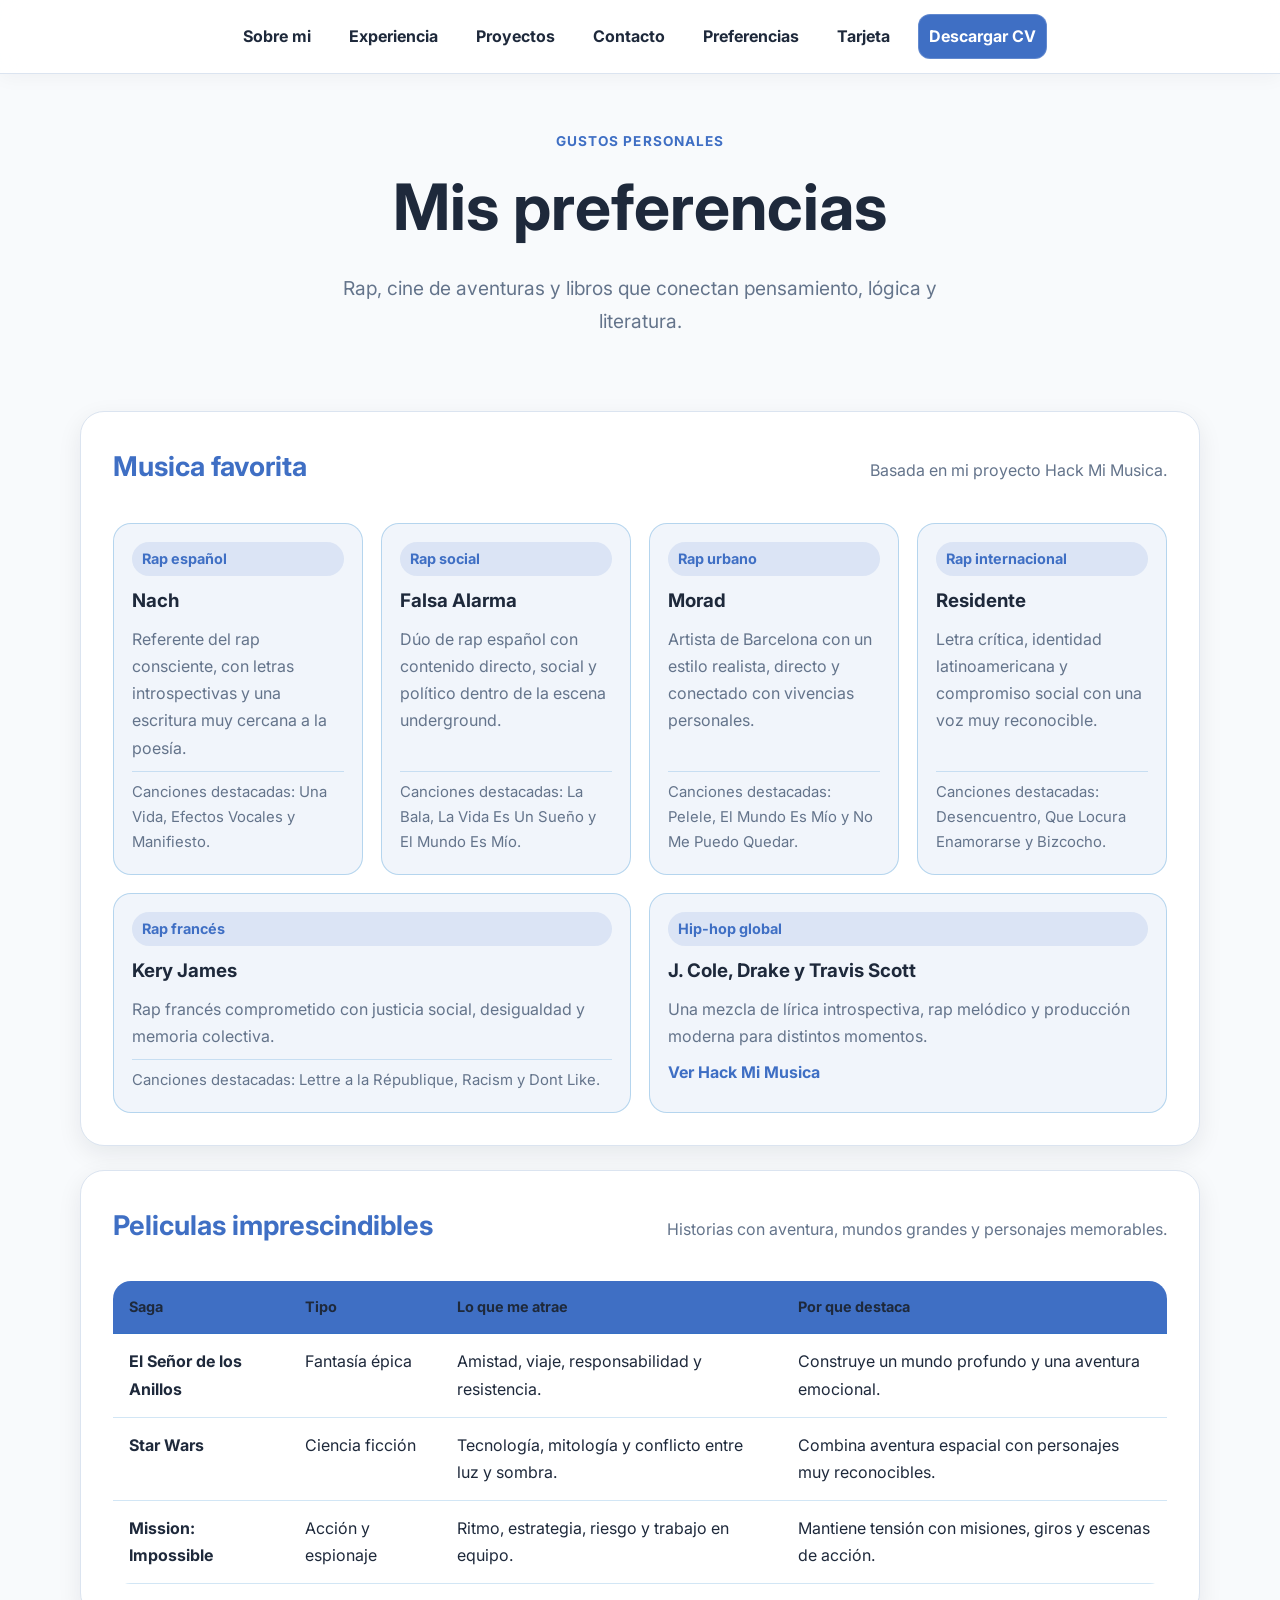
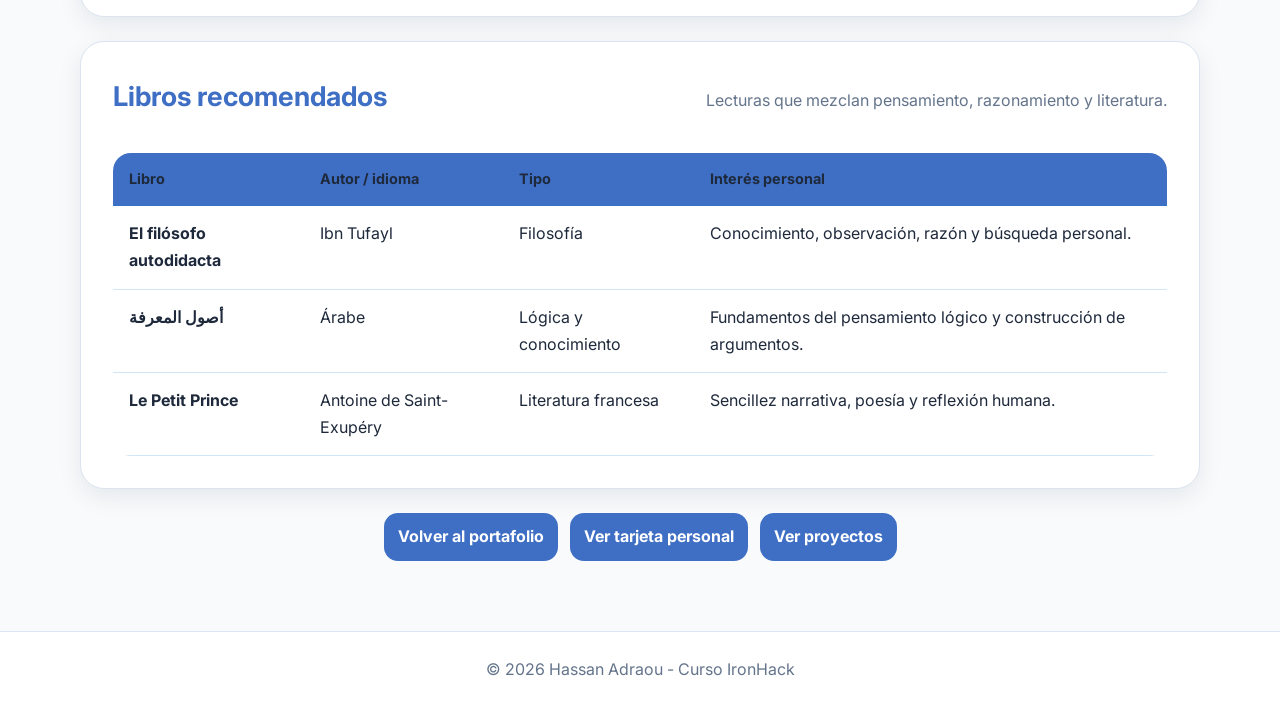
<file: preferencias.html>
<!DOCTYPE html>
<html lang="es">

<head>
    <meta charset="UTF-8">
    <meta name="viewport" content="width=device-width, initial-scale=1.0">
    <title>Preferencias | Hassan Adraou</title>
    <link rel="stylesheet" href="style.css">
</head>

<body>
    <nav class="site-nav" aria-label="Navegacion principal">
        <a href="index.html">Sobre mi</a>
        <a href="index.html#experiencia">Experiencia</a>
        <a href="index.html#proyectos">Proyectos</a>
        <a href="index.html#contacto">Contacto</a>
        <a href="preferencias.html">Preferencias</a>
        <a href="tarjeta.html">Tarjeta</a>
        <a class="nav-download" href="cv-hassan-adraou.pdf" download>Descargar CV</a>
    </nav>

    <header class="page-hero">
        <p class="eyebrow">Gustos personales</p>
        <h1>Mis preferencias</h1>
        <p class="slogan">Rap, cine de aventuras y libros que conectan pensamiento, lógica y literatura.</p>
    </header>

    <main class="page">
        <section class="card">
            <div class="section-head">
                <h2>Musica favorita</h2>
                <p>Basada en mi proyecto Hack Mi Musica.</p>
            </div>

            <div class="preference-grid">
                <article class="preference-card">
                    <span class="tag">Rap español</span>
                    <h3>Nach</h3>
                    <p>Referente del rap consciente, con letras introspectivas y una escritura muy cercana a la poesía.</p>
                    <p class="song-note">Canciones destacadas: Una Vida, Efectos Vocales y Manifiesto.</p>
                </article>

                <article class="preference-card">
                    <span class="tag">Rap social</span>
                    <h3>Falsa Alarma</h3>
                    <p>Dúo de rap español con contenido directo, social y político dentro de la escena underground.</p>
                    <p class="song-note">Canciones destacadas: La Bala, La Vida Es Un Sueño y El Mundo Es Mío.</p>
                </article>

                <article class="preference-card">
                    <span class="tag">Rap urbano</span>
                    <h3>Morad</h3>
                    <p>Artista de Barcelona con un estilo realista, directo y conectado con vivencias personales.</p>
                    <p class="song-note">Canciones destacadas: Pelele, El Mundo Es Mío y No Me Puedo Quedar.</p>
                </article>

                <article class="preference-card">
                    <span class="tag">Rap internacional</span>
                    <h3>Residente</h3>
                    <p>Letra crítica, identidad latinoamericana y compromiso social con una voz muy reconocible.</p>
                    <p class="song-note">Canciones destacadas: Desencuentro, Que Locura Enamorarse y Bizcocho.</p>
                </article>

                <article class="preference-card">
                    <span class="tag">Rap francés</span>
                    <h3>Kery James</h3>
                    <p>Rap francés comprometido con justicia social, desigualdad y memoria colectiva.</p>
                    <p class="song-note">Canciones destacadas: Lettre a la République, Racism y Dont Like.</p>
                </article>

                <article class="preference-card">
                    <span class="tag">Hip-hop global</span>
                    <h3>J. Cole, Drake y Travis Scott</h3>
                    <p>Una mezcla de lírica introspectiva, rap melódico y producción moderna para distintos momentos.</p>
                    <a href="https://adraouha.github.io/hackMiMusica/" target="_blank" rel="noreferrer">Ver Hack Mi Musica</a>
                </article>
            </div>
        </section>

        <section class="card">
            <div class="section-head">
                <h2>Peliculas imprescindibles</h2>
                <p>Historias con aventura, mundos grandes y personajes memorables.</p>
            </div>

            <div class="table-wrapper">
                <table class="preference-table">
                    <thead>
                        <tr>
                            <th>Saga</th>
                            <th>Tipo</th>
                            <th>Lo que me atrae</th>
                            <th>Por que destaca</th>
                        </tr>
                    </thead>
                    <tbody>
                        <tr>
                            <td><strong>El Señor de los Anillos</strong></td>
                            <td>Fantasía épica</td>
                            <td>Amistad, viaje, responsabilidad y resistencia.</td>
                            <td>Construye un mundo profundo y una aventura emocional.</td>
                        </tr>
                        <tr>
                            <td><strong>Star Wars</strong></td>
                            <td>Ciencia ficción</td>
                            <td>Tecnología, mitología y conflicto entre luz y sombra.</td>
                            <td>Combina aventura espacial con personajes muy reconocibles.</td>
                        </tr>
                        <tr>
                            <td><strong>Mission: Impossible</strong></td>
                            <td>Acción y espionaje</td>
                            <td>Ritmo, estrategia, riesgo y trabajo en equipo.</td>
                            <td>Mantiene tensión con misiones, giros y escenas de acción.</td>
                        </tr>
                    </tbody>
                </table>
            </div>
        </section>

        <section class="card">
            <div class="section-head">
                <h2>Libros recomendados</h2>
                <p>Lecturas que mezclan pensamiento, razonamiento y literatura.</p>
            </div>

            <div class="table-wrapper">
                <table class="preference-table">
                    <thead>
                        <tr>
                            <th>Libro</th>
                            <th>Autor / idioma</th>
                            <th>Tipo</th>
                            <th>Interés personal</th>
                        </tr>
                    </thead>
                    <tbody>
                        <tr>
                            <td><strong>El filósofo autodidacta</strong></td>
                            <td>Ibn Tufayl</td>
                            <td>Filosofía</td>
                            <td>Conocimiento, observación, razón y búsqueda personal.</td>
                        </tr>
                        <tr>
                            <td><strong>أصول المعرفة</strong></td>
                            <td>Árabe</td>
                            <td>Lógica y conocimiento</td>
                            <td>Fundamentos del pensamiento lógico y construcción de argumentos.</td>
                        </tr>
                        <tr>
                            <td><strong>Le Petit Prince</strong></td>
                            <td>Antoine de Saint-Exupéry</td>
                            <td>Literatura francesa</td>
                            <td>Sencillez narrativa, poesía y reflexión humana.</td>
                        </tr>
                    </tbody>
                </table>
            </div>
        </section>

        <nav class="page-links" aria-label="Enlaces entre paginas">
            <a href="index.html">Volver al portafolio</a>
            <a href="tarjeta.html">Ver tarjeta personal</a>
            <a href="index.html#proyectos">Ver proyectos</a>
        </nav>
    </main>

    <footer class="site-footer">
        <p>&copy; 2026 Hassan Adraou - Curso IronHack</p>
    </footer>
</body>

</html>
</file>
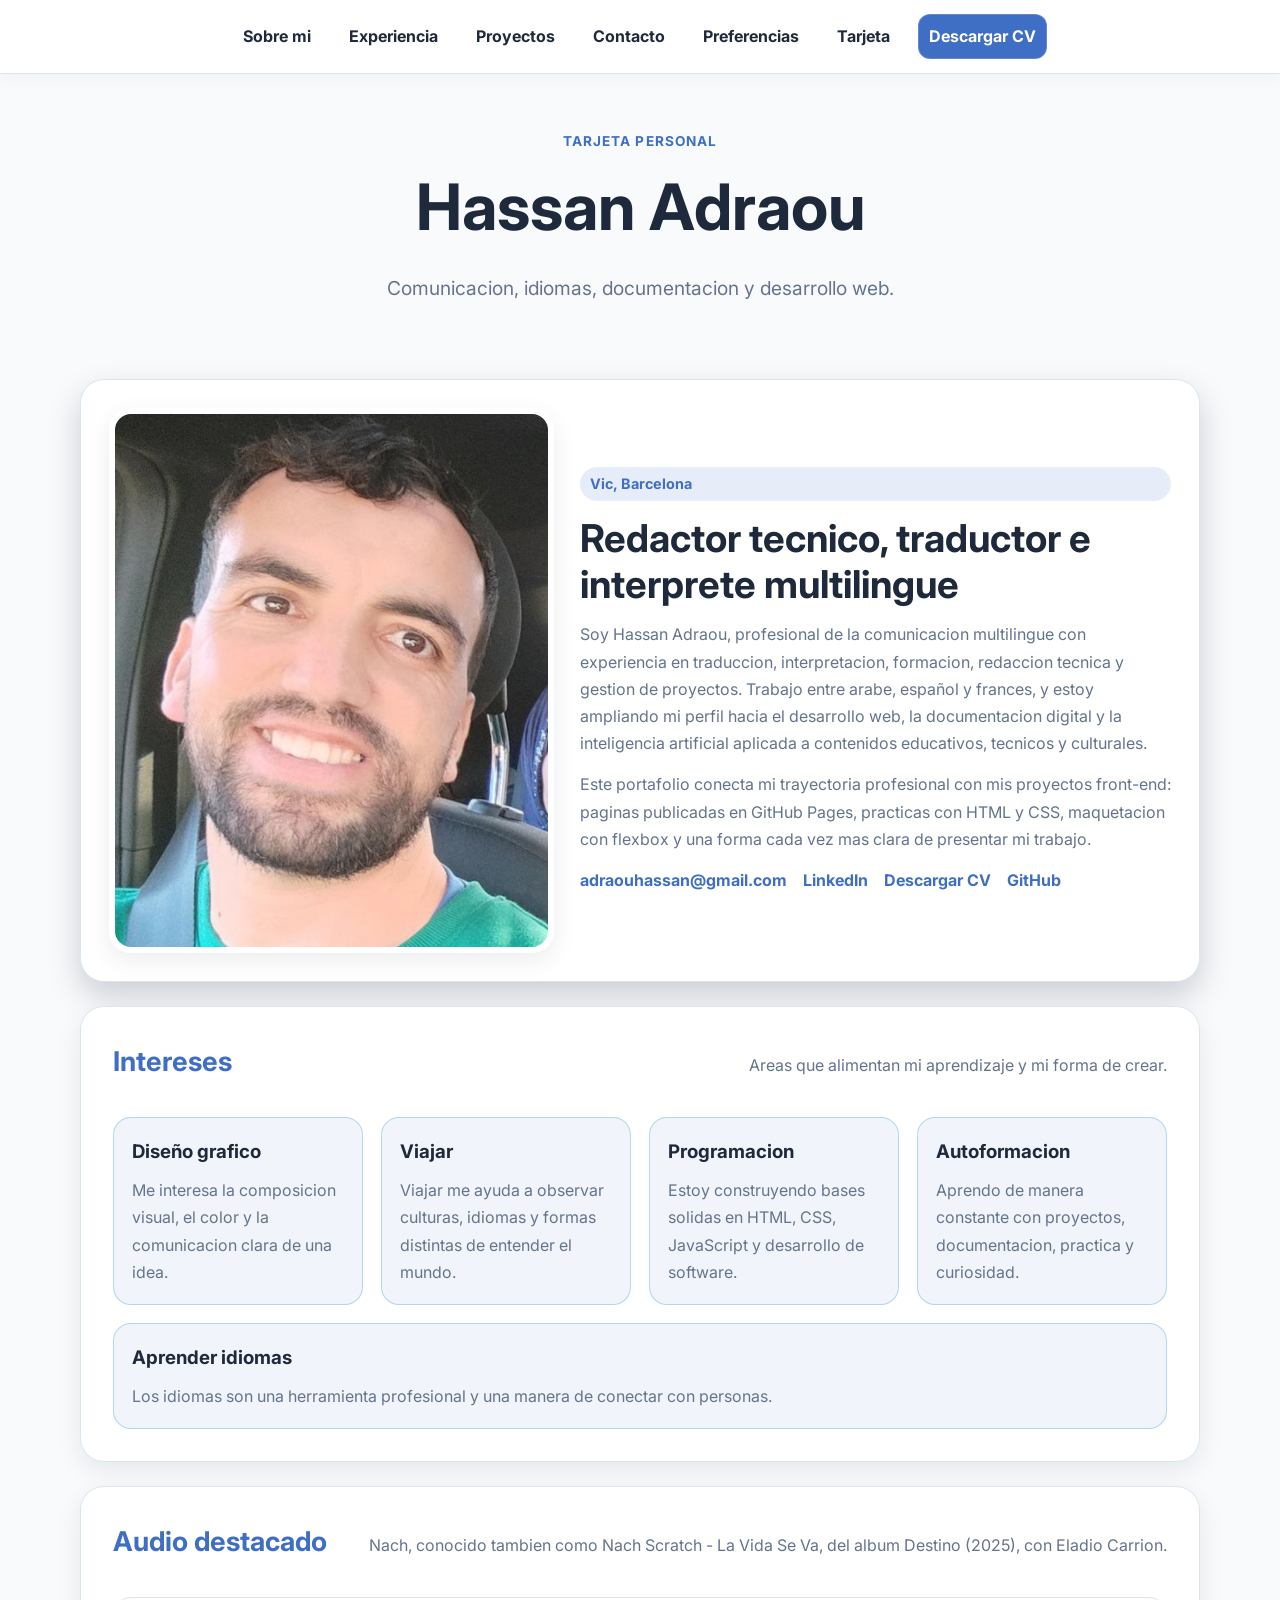
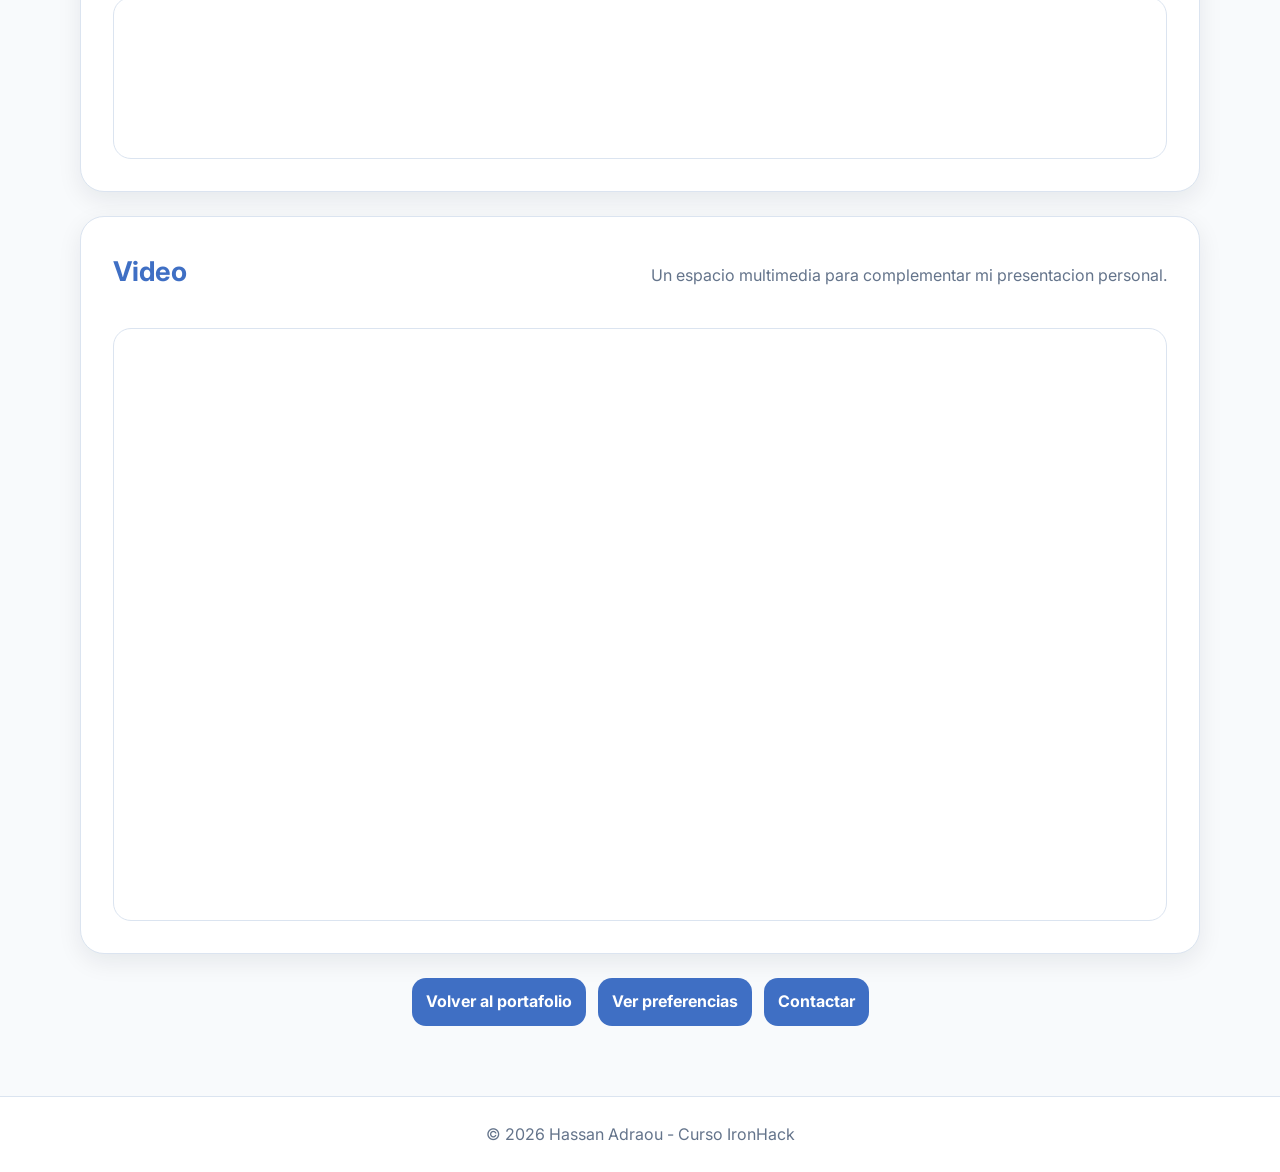
<file: tarjeta.html>
<!DOCTYPE html>
<html lang="es">

<head>
    <meta charset="UTF-8">
    <meta name="viewport" content="width=device-width, initial-scale=1.0">
    <title>Tarjeta personal | Hassan Adraou</title>
    <link rel="stylesheet" href="style.css">
</head>

<body>
    <nav class="site-nav" aria-label="Navegacion principal">
        <a href="index.html">Sobre mi</a>
        <a href="index.html#experiencia">Experiencia</a>
        <a href="index.html#proyectos">Proyectos</a>
        <a href="index.html#contacto">Contacto</a>
        <a href="preferencias.html">Preferencias</a>
        <a href="tarjeta.html">Tarjeta</a>
        <a class="nav-download" href="cv-hassan-adraou.pdf" download>Descargar CV</a>
    </nav>

    <header class="page-hero">
        <p class="eyebrow">Tarjeta personal</p>
        <h1>Hassan Adraou</h1>
        <p class="slogan">Comunicacion, idiomas, documentacion y desarrollo web.</p>
    </header>

    <main class="page">
        <section class="profile-card">
            <div class="profile-photo">
                <img src="profil.jpg" alt="Foto de Hassan Adraou">
            </div>

            <div class="profile-content">
                <span class="tag">Vic, Barcelona</span>
                <h2>Redactor tecnico, traductor e interprete multilingue</h2>
                <p>
                    Soy Hassan Adraou, profesional de la comunicacion multilingue con experiencia en traduccion,
                    interpretacion, formacion, redaccion tecnica y gestion de proyectos. Trabajo entre arabe,
                    español y frances, y estoy ampliando mi perfil hacia el desarrollo web, la documentacion digital
                    y la inteligencia artificial aplicada a contenidos educativos, tecnicos y culturales.
                </p>
                <p>
                    Este portafolio conecta mi trayectoria profesional con mis proyectos front-end: paginas publicadas
                    en GitHub Pages, practicas con HTML y CSS, maquetacion con flexbox y una forma cada vez mas clara
                    de presentar mi trabajo.
                </p>

                <div class="profile-links">
                    <a href="mailto:adraouhassan@gmail.com">adraouhassan@gmail.com</a>
                    <a href="https://linkedin.com/in/adraou-hassan" target="_blank" rel="noreferrer">LinkedIn</a>
                    <a href="cv-hassan-adraou.pdf" download>Descargar CV</a>
                    <a href="https://github.com/Adraouha" target="_blank" rel="noreferrer">GitHub</a>
                </div>
            </div>
        </section>

        <section class="card">
            <div class="section-head">
                <h2>Intereses</h2>
                <p>Areas que alimentan mi aprendizaje y mi forma de crear.</p>
            </div>

            <div class="interest-grid">
                <article>
                    <h3>Diseño grafico</h3>
                    <p>Me interesa la composicion visual, el color y la comunicacion clara de una idea.</p>
                </article>
                <article>
                    <h3>Viajar</h3>
                    <p>Viajar me ayuda a observar culturas, idiomas y formas distintas de entender el mundo.</p>
                </article>
                <article>
                    <h3>Programacion</h3>
                    <p>Estoy construyendo bases solidas en HTML, CSS, JavaScript y desarrollo de software.</p>
                </article>
                <article>
                    <h3>Autoformacion</h3>
                    <p>Aprendo de manera constante con proyectos, documentacion, practica y curiosidad.</p>
                </article>
                <article>
                    <h3>Aprender idiomas</h3>
                    <p>Los idiomas son una herramienta profesional y una manera de conectar con personas.</p>
                </article>
            </div>
        </section>

        <section class="card">
            <div class="section-head">
                <h2>Audio destacado</h2>
                <p>Nach, conocido tambien como Nach Scratch - La Vida Se Va, del album Destino (2025), con Eladio Carrion.</p>
            </div>

            <div class="spotify-card">
                <iframe src="https://open.spotify.com/embed/track/5hjvY1YhJjwZ4Fv2mOCDlg?utm_source=generator"
                    width="100%" height="152" frameborder="0"
                    allow="autoplay; clipboard-write; encrypted-media; fullscreen; picture-in-picture"
                    loading="lazy" title="Spotify: Nach - La Vida Se Va"></iframe>
            </div>
        </section>

        <section class="card">
            <div class="section-head">
                <h2>Video</h2>
                <p>Un espacio multimedia para complementar mi presentacion personal.</p>
            </div>

            <div class="video-container">
                <iframe src="https://www.youtube.com/embed/bvl9Kw3mHIg" title="Video de presentacion"
                    frameborder="0"
                    allow="accelerometer; autoplay; clipboard-write; encrypted-media; gyroscope; picture-in-picture"
                    allowfullscreen></iframe>
            </div>
        </section>

        <nav class="page-links" aria-label="Enlaces entre paginas">
            <a href="index.html">Volver al portafolio</a>
            <a href="preferencias.html">Ver preferencias</a>
            <a href="index.html#contacto">Contactar</a>
        </nav>
    </main>

    <footer class="site-footer">
        <p>&copy; 2026 Hassan Adraou - Curso IronHack</p>
    </footer>
</body>

</html>
</file>
<file: style.css>
@import url("https://fonts.googleapis.com/css2?family=Inter:wght@400;500;600;700;800&display=swap");

:root {
    --bg: #f8fafc;
    --surface: #ffffff;
    --surface-strong: #3f6fc4;
    --card: #ffffff;
    --card-soft: #f1f5fb;
    --ink: #ffffff;
    --text: #1e293b;
    --muted: #64748b;
    --line: #dbe4f0;
    --accent: #3f6fc4;
    --accent-soft: #8fb2f4;
    --accent-deep: #2f5aa8;
    --shadow: 0 8px 24px rgba(15, 23, 42, 0.08);
    --radius: 24px;
    --transition: all 0.3s ease;
}

* {
    box-sizing: border-box;
    margin: 0;
    padding: 0;
}

html {
    scroll-behavior: smooth;
}

body {
    min-height: 100vh;
    font-family: "Inter", Arial, sans-serif;
    color: var(--text);
    background: var(--bg);
    line-height: 1.7;
}

a {
    color: inherit;
}

img {
    display: block;
    max-width: 100%;
}

.hero {
    width: min(calc(100% - 40px), 1200px);
    margin: 32px auto 0;
    padding: 64px 36px;
    display: flex;
    flex-wrap: wrap;
    align-items: center;
    justify-content: center;
    gap: 42px;
    border-radius: var(--radius);
    background: linear-gradient(135deg, var(--surface-strong), #5b8def);
    box-shadow: var(--shadow);
}

.hero-photo {
    flex: 0 1 270px;
}

.hero-photo img {
    width: min(300px, 72vw);
    margin: 0 auto;
    aspect-ratio: 1;
    object-fit: cover;
    border-radius: 50%;
    border: 8px solid rgba(255, 255, 255, 0.95);
    box-shadow: 0 18px 36px rgba(15, 23, 42, 0.18);
    background: white;
}

.hero-copy {
    flex: 1 1 430px;
}

.eyebrow {
    color: var(--accent);
    font-weight: 700;
    text-transform: uppercase;
    font-size: 0.85rem;
    letter-spacing: 0.08em;
}

.hero .eyebrow {
    color: rgba(255, 255, 255, 0.74);
}

.hero h1 {
    font-size: clamp(2.5rem, 5vw, 4.6rem);
    margin-bottom: 12px;
    color: white;
    line-height: 1.05;
}

.page-hero {
    max-width: 1160px;
    margin: 0 auto;
    padding: 56px 20px 24px;
    text-align: center;
}

.page-hero h1 {
    font-size: clamp(2.2rem, 5vw, 4rem);
    margin-bottom: 10px;
}

.page-hero .slogan {
    margin-inline: auto;
    color: var(--muted);
}

.slogan {
    max-width: 680px;
    margin-bottom: 14px;
    font-size: 1.2rem;
    color: rgba(255, 255, 255, 0.9);
}

.summary {
    max-width: 720px;
    color: rgba(255, 255, 255, 0.86);
    font-size: 1.03rem;
}

.hero-actions,
.project-links {
    display: flex;
    flex-wrap: wrap;
    gap: 12px;
    margin-top: 22px;
}

.button,
.project-links a,
.contact-form button {
    border: 2px solid transparent;
    border-radius: 14px;
    text-decoration: none;
    font-weight: 700;
    cursor: pointer;
    transition: var(--transition);
}

.button {
    display: inline-flex;
    align-items: center;
    gap: 9px;
    padding: 11px 16px;
}

.button.primary,
.contact-form button {
    background: var(--accent);
    color: white;
}

.hero .button.primary {
    background: white;
    color: var(--accent);
}

.button.secondary {
    border-color: rgba(255, 255, 255, 0.7);
    color: white;
}

.button:hover,
.project-links a:hover,
.contact-form button:hover {
    transform: translateY(-3px);
}

.button.primary:hover,
.contact-form button:hover {
    background: var(--accent-deep);
}

.hero .button.primary:hover {
    background: #eef4ff;
    color: var(--accent-deep);
}

.button.secondary:hover {
    background: white;
    border-color: white;
    color: var(--accent);
}

.site-nav {
    position: sticky;
    top: 0;
    z-index: 10;
    display: flex;
    flex-wrap: wrap;
    justify-content: center;
    gap: 8px 18px;
    padding: 14px 20px;
    background: rgba(255, 255, 255, 0.88);
    border-bottom: 1px solid var(--line);
    backdrop-filter: blur(12px);
    box-shadow: 0 4px 18px rgba(15, 23, 42, 0.04);
}

.site-nav a {
    display: inline-flex;
    align-items: center;
    gap: 7px;
    padding: 8px 10px;
    border-radius: 12px;
    color: var(--text);
    text-decoration: none;
    font-weight: 700;
    transition: var(--transition);
}

.site-nav a:hover {
    background: rgba(63, 111, 196, 0.1);
    color: var(--accent);
    transform: translateY(-2px);
}

.site-nav .nav-download {
    background: var(--accent);
    color: white;
    border: 1px solid rgba(255, 255, 255, 0.18);
}

.site-nav .nav-download:hover {
    background: var(--accent-deep);
    color: white;
}

.page {
    max-width: 1160px;
    margin: 0 auto;
    padding: 36px 20px 70px;
    display: flex;
    flex-direction: column;
    gap: 24px;
    color: var(--text);
}

.card {
    padding: 32px;
    border: 1px solid var(--line);
    border-radius: var(--radius);
    background: var(--card);
    box-shadow: var(--shadow);
}

.card h2 {
    margin-bottom: 12px;
    font-size: 1.7rem;
    color: var(--accent);
}

.section-head {
    display: flex;
    flex-wrap: wrap;
    justify-content: space-between;
    align-items: baseline;
    gap: 10px 18px;
    margin-bottom: 20px;
}

.section-head p,
.about p,
.hobby-text p,
.detail-box li,
.contact-copy p,
.project-card p,
.preference-card p,
.profile-content p,
.interest-grid p {
    color: var(--muted);
}

.tag {
    padding: 5px 10px;
    border-radius: 999px;
    background: rgba(63, 111, 196, 0.12);
    color: var(--accent);
    font-weight: 700;
    font-size: 0.9rem;
}

.details-row,
.projects-grid,
.hobbies-main,
.contact-section,
.timeline,
.education-grid,
.professional-grid,
.skill-list,
.preference-grid,
.interest-grid,
.profile-links {
    display: flex;
    flex-wrap: wrap;
    gap: 18px;
}

.detail-box {
    flex: 1 1 230px;
    padding: 18px;
    border-radius: 18px;
    background: var(--card-soft);
    border: 1px solid var(--line);
}

.detail-box h3 {
    margin-bottom: 10px;
}

.detail-box ul {
    padding-left: 18px;
}

.detail-box li + li {
    margin-top: 8px;
}

ul li::marker {
    color: var(--accent);
}

.timeline {
    flex-direction: column;
}

.timeline-item {
    position: relative;
    padding: 18px 18px 18px 22px;
    border-left: 4px solid var(--accent);
    border-radius: 18px;
    background: var(--card-soft);
}

.timeline-item::before {
    content: "";
    position: absolute;
    left: -10px;
    top: 24px;
    width: 14px;
    height: 14px;
    border-radius: 50%;
    background: var(--accent);
    border: 3px solid var(--card);
}

.timeline-item h3,
.education-grid h3,
.professional-grid h3 {
    margin-bottom: 7px;
    font-size: 1.05rem;
}

.time,
.education-grid span {
    display: inline-block;
    margin-bottom: 7px;
    color: var(--accent);
    font-weight: 700;
    font-size: 0.9rem;
}

.timeline-item p,
.education-grid p,
.professional-grid p {
    color: var(--muted);
}

.education-grid article,
.professional-grid article,
.preference-card,
.interest-grid article {
    flex: 1 1 240px;
    padding: 18px;
    border-radius: 18px;
    background: var(--card-soft);
    border: 1px solid rgba(8, 119, 201, 0.26);
}

.preference-card,
.interest-grid article {
    display: flex;
    flex-direction: column;
    gap: 9px;
}

.preference-card a,
.profile-links a {
    align-self: flex-start;
    color: var(--accent);
    font-weight: 700;
    text-decoration: none;
}

.preference-card a:hover,
.profile-links a:hover {
    color: var(--accent-deep);
}

.song-note {
    margin-top: auto;
    padding-top: 8px;
    border-top: 1px solid rgba(8, 119, 201, 0.18);
    font-size: 0.93rem;
}

.preference-table {
    width: 100%;
    min-width: 720px;
    border-collapse: collapse;
    overflow: hidden;
    border-radius: 18px;
    background: white;
}

.preference-table th,
.preference-table td {
    padding: 14px 16px;
    border-bottom: 1px solid rgba(8, 119, 201, 0.18);
    text-align: left;
    vertical-align: top;
}

.preference-table th {
    background: var(--surface-strong);
    color: white;
    font-size: 0.9rem;
}

.preference-table td {
    color: var(--text);
}

.preference-table tbody tr:hover {
    background: rgba(8, 119, 201, 0.08);
}

.projects-grid {
    align-items: stretch;
}

.project-card {
    flex: 1 1 240px;
    min-height: 260px;
    display: flex;
    flex-direction: column;
    justify-content: space-between;
    gap: 18px;
    padding: 20px;
    border: 1px solid var(--line);
    border-radius: var(--radius);
    background: var(--surface);
    transition: var(--transition);
    box-shadow: var(--shadow);
}

.project-card:hover {
    transform: translateY(-6px);
    border-color: rgba(63, 111, 196, 0.35);
    box-shadow: 0 18px 32px rgba(15, 23, 42, 0.12);
}

.project-icon {
    width: 46px;
    height: 46px;
    display: inline-flex;
    align-items: center;
    justify-content: center;
    margin-bottom: 14px;
    border-radius: 16px;
    background: var(--surface-strong);
    color: white;
    font-size: 1.25rem;
}

.project-card h3 {
    margin-bottom: 8px;
}

.project-links a {
    padding: 8px 13px;
    background: var(--accent);
    color: white;
    border-radius: 12px;
}

.project-links a:first-child {
    background: var(--accent-deep);
}

.project-links a:hover {
    background: var(--accent-deep);
}

.hobby-card {
    flex: 1 1 280px;
    display: flex;
    align-items: center;
    gap: 14px;
    padding: 14px;
    border-radius: 18px;
    background: #ffffff;
    border: 1px solid rgba(8, 119, 201, 0.35);
}

.hobby-card.accent {
    background: linear-gradient(135deg, var(--surface-strong), #5b8def);
    color: white;
}

.hobby-card.accent p {
    color: #d9e6f7;
}

.hobby-card img {
    width: 64px;
    height: 64px;
    flex: 0 0 64px;
    border-radius: 16px;
    object-fit: cover;
    border: 2px solid var(--accent);
}

.profile-card {
    display: flex;
    flex-wrap: wrap;
    gap: 26px;
    align-items: stretch;
    padding: 28px;
    border: 1px solid var(--line);
    border-radius: var(--radius);
    background: var(--card);
    color: var(--text);
    box-shadow: 0 14px 32px rgba(4, 12, 25, 0.18);
}

.profile-photo {
    flex: 1 1 280px;
}

.profile-photo img {
    width: 100%;
    height: 100%;
    min-height: 340px;
    object-fit: cover;
    border-radius: 22px;
    border: 6px solid white;
    box-shadow: var(--shadow);
}

.profile-content {
    flex: 1.4 1 360px;
    display: flex;
    flex-direction: column;
    justify-content: center;
    gap: 14px;
}

.profile-content h2 {
    font-size: clamp(1.7rem, 3vw, 2.4rem);
    line-height: 1.2;
}

.profile-links {
    gap: 10px 16px;
}

.spotify-card,
.video-container {
    overflow: hidden;
    border-radius: 18px;
    border: 1px solid var(--line);
    background: var(--surface);
}

.video-container iframe {
    width: 100%;
    aspect-ratio: 16 / 9;
    display: block;
}

.hobby-text h3 {
    margin-bottom: 6px;
    font-size: 1.15rem;
}

.hobbies-other {
    display: flex;
    flex-wrap: wrap;
    justify-content: center;
    gap: 10px;
}

.mini-hobby {
    min-width: 190px;
    padding: 10px 15px;
    border-radius: 14px;
    border: 2px solid var(--line);
    background: var(--card-soft);
    text-align: center;
    font-weight: bold;
    color: var(--accent);
}

.contact-section {
    align-items: flex-start;
}

.contact-copy,
.contact-form {
    flex: 1 1 320px;
}

.github-link {
    display: inline-flex;
    align-items: center;
    gap: 8px;
    margin-top: 12px;
    margin-right: 14px;
    color: var(--accent);
    font-weight: 700;
    text-decoration: none;
}

.skill-list {
    gap: 8px;
    margin-top: 14px;
}

.skill-list span {
    padding: 5px 9px;
    border-radius: 999px;
    background: rgba(8, 119, 201, 0.12);
    color: var(--accent);
    font-size: 0.85rem;
    font-weight: 700;
}

.github-link:hover {
    color: var(--accent-deep);
}

.contact-form {
    display: flex;
    flex-direction: column;
    gap: 9px;
}

.contact-form label {
    font-weight: 700;
}

.contact-form input,
.contact-form textarea {
    width: 100%;
    padding: 12px 13px;
    border: 1px solid var(--line);
    border-radius: 14px;
    background: white;
    color: var(--text);
    font: inherit;
}

.form-honeypot {
    position: absolute;
    left: -9999px;
    opacity: 0;
    pointer-events: none;
}

.contact-form input:focus,
.contact-form textarea:focus {
    outline: none;
    border-color: var(--accent);
    box-shadow: 0 0 0 3px rgba(8, 119, 201, 0.14);
}

.contact-form button {
    align-self: flex-start;
    display: inline-flex;
    align-items: center;
    gap: 8px;
    margin-top: 8px;
    padding: 11px 18px;
    font: inherit;
}

.table-wrapper {
    overflow-x: auto;
}

.table-wrapper td,
.table-wrapper th {
    color: inherit;
}

code {
    padding: 2px 6px;
    border-radius: 999px;
    background: rgba(212, 107, 8, 0.12);
    color: var(--accent-deep);
}

.site-footer {
    text-align: center;
    padding: 24px;
    color: var(--muted);
    border-top: 1px solid var(--line);
    background: white;
}

.page-links {
    display: flex;
    flex-wrap: wrap;
    justify-content: center;
    gap: 12px;
}

.page-links a {
    padding: 10px 14px;
    border-radius: 14px;
    background: var(--surface-strong);
    color: white;
    text-decoration: none;
    font-weight: 700;
    transition: transform 0.2s ease, background 0.2s ease;
}

.page-links a:hover {
    transform: translateY(-2px);
    background: var(--accent-deep);
}

@keyframes pulseBorder {
    0% {
        box-shadow: 0 0 0 0 rgba(63, 111, 196, 0.32);
    }

    70% {
        box-shadow: 0 0 0 10px rgba(63, 111, 196, 0);
    }

    100% {
        box-shadow: 0 0 0 0 rgba(63, 111, 196, 0);
    }
}

.project-card:nth-child(1) .project-icon {
    animation: pulseBorder 2.7s ease infinite;
}

@media (max-width: 760px) {
    .hero {
        padding-top: 34px;
        text-align: center;
    }

    .hero-copy,
    .hero-photo {
        flex-basis: 100%;
    }

    .hero-actions,
    .project-links {
        justify-content: center;
    }

    .site-nav {
        position: static;
        align-items: stretch;
        flex-direction: column;
        gap: 8px;
    }

    .site-nav a {
        justify-content: center;
    }

    .page {
        padding-inline: 14px;
    }

    .card {
        padding: 22px;
    }

    .section-head {
        align-items: flex-start;
        flex-direction: column;
    }

    .hobby-card {
        flex-direction: column;
        text-align: center;
    }

    .profile-card {
        padding: 22px;
    }

    .profile-photo img {
        min-height: 260px;
    }

    .contact-form button {
        width: 100%;
        justify-content: center;
    }

    .page-links {
        flex-direction: column;
    }

    .page-links a {
        text-align: center;
    }
}
</file>
